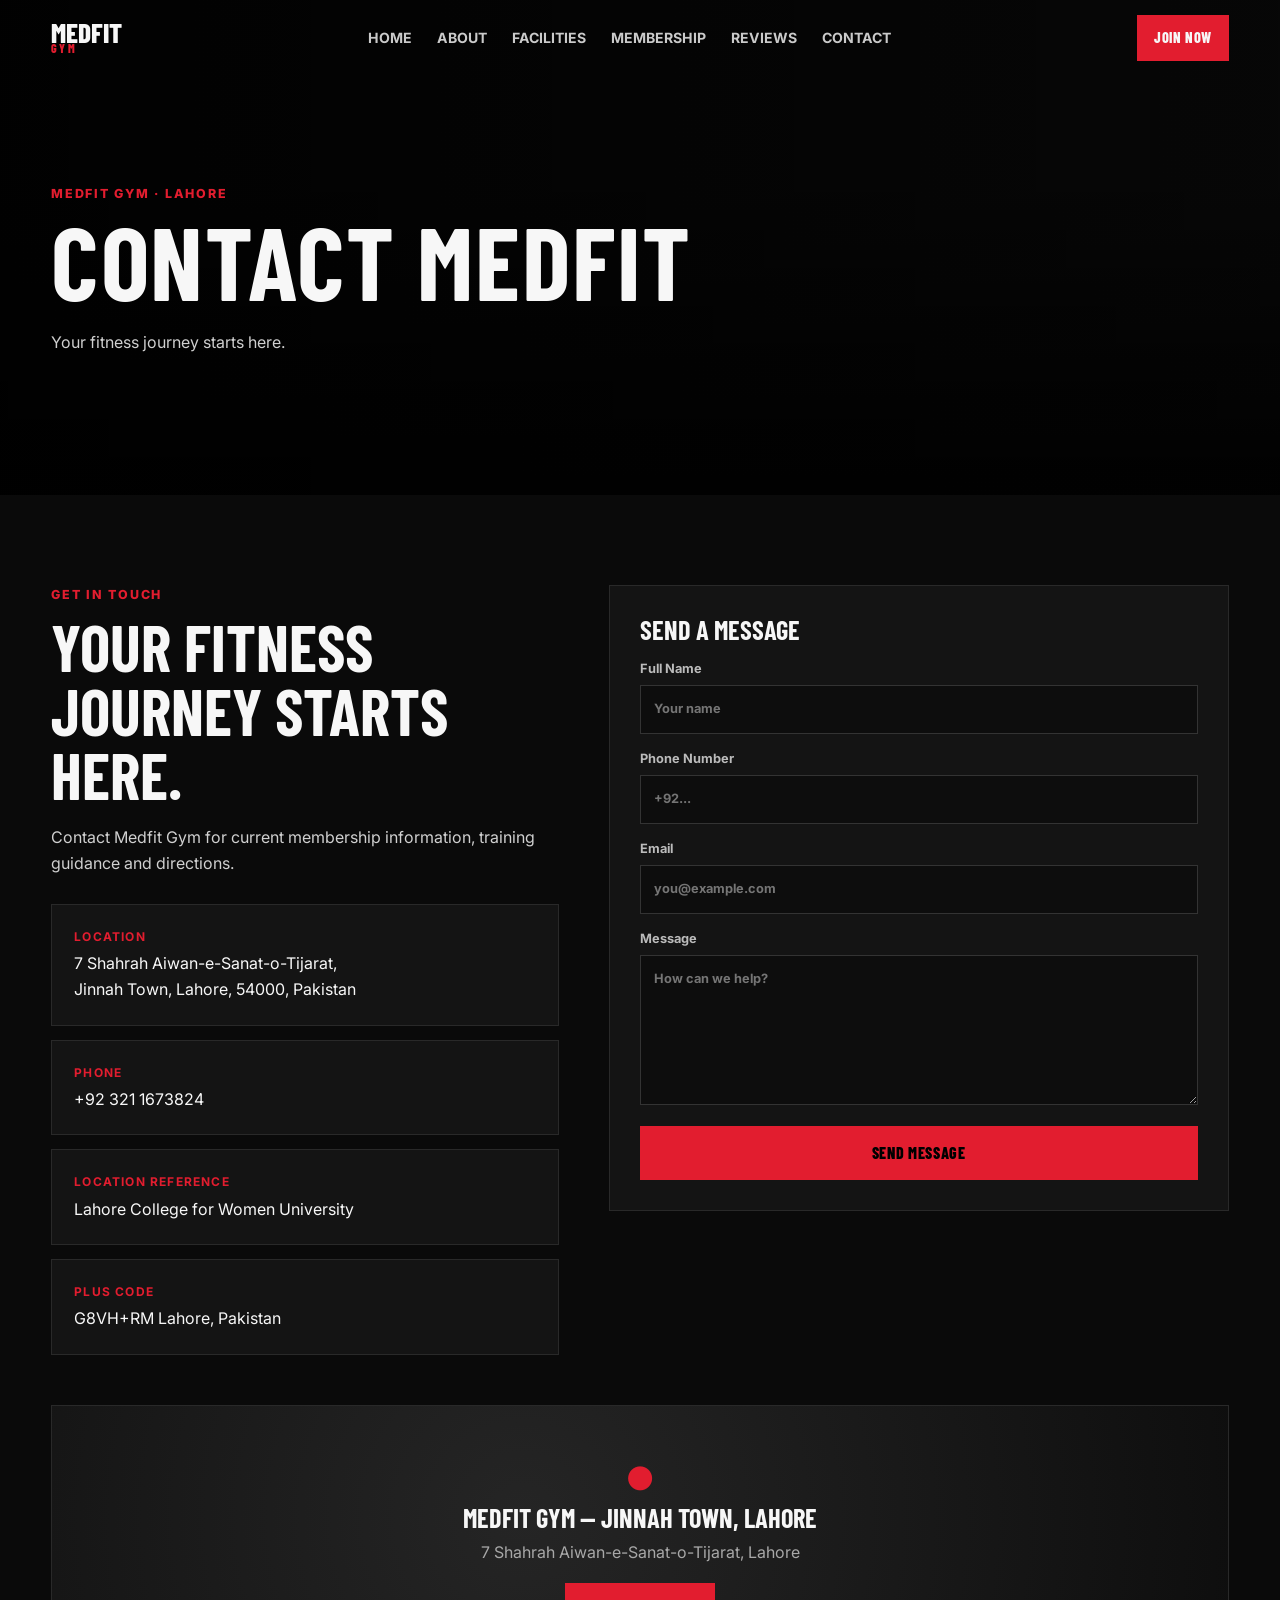
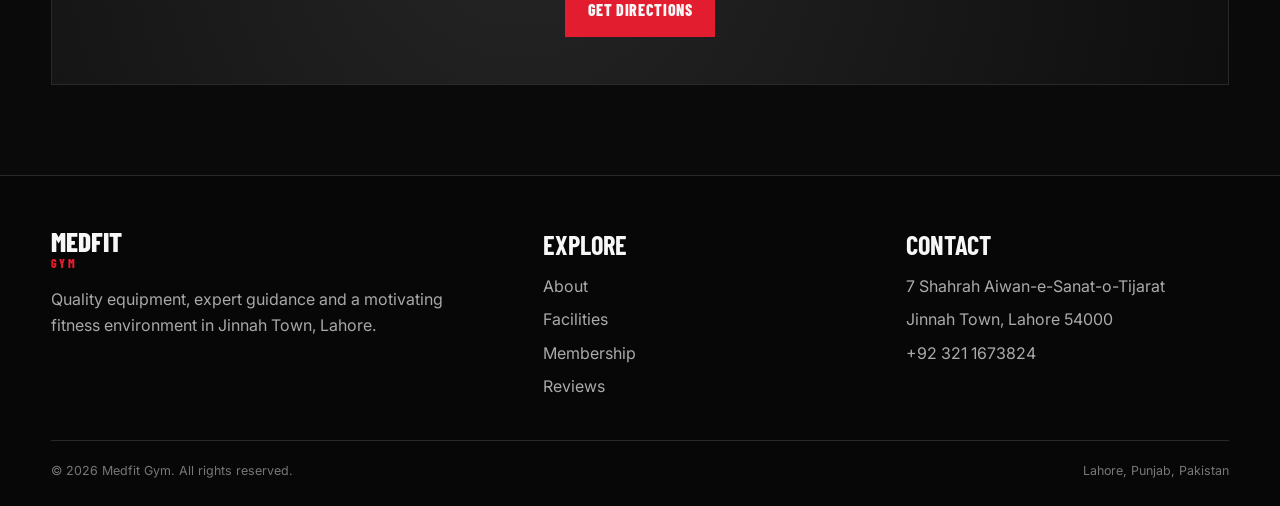
<file: contact.html>
<!doctype html><html lang="en"><head><meta charset="utf-8"><meta name="viewport" content="width=device-width,initial-scale=1">
<title>Contact Medfit Gym | Lahore</title><meta name="description" content="Contact Medfit Gym in Jinnah Town, Lahore by phone or message and get directions."><meta property="og:title" content="Contact Medfit Gym | Lahore"><meta property="og:description" content="Contact Medfit Gym in Jinnah Town, Lahore by phone or message and get directions."><meta property="og:type" content="website">
<link rel="stylesheet" href="style.css"><script type="application/ld+json">
{"@context":"https://schema.org","@type":"HealthAndBeautyBusiness","name":"Medfit Gym","telephone":"+923211673824","address":{"@type":"PostalAddress","streetAddress":"7 Shahrah Aiwan-e-Sanat-o-Tijarat, Jinnah Town","addressLocality":"Lahore","postalCode":"54000","addressCountry":"PK"}}
</script></head><body><header><div class="container nav">
<a class="logo" href="index.html">MEDFIT<span>GYM</span></a>
<nav><ul class="nav-links">
<li><a href="index.html">Home</a></li><li><a href="about.html">About</a></li><li><a href="facilities.html">Facilities</a></li><li><a href="membership.html">Membership</a></li><li><a href="reviews.html">Reviews</a></li><li><a href="contact.html">Contact</a></li>
</ul></nav>
<a class="btn small" href="contact.html">Join Now</a>
<button class="menu-btn" aria-label="Open menu" aria-expanded="false"><span></span><span></span><span></span></button>
</div></header>
<section class="hero page-hero contact-hero"><div class="container hero-content reveal"><p class="eyebrow">Medfit Gym · Lahore</p><h1>CONTACT MEDFIT</h1><p class="lead">Your fitness journey starts here.</p></div></section>
<section class="section"><div class="container"><div class="contact-grid"><div class="reveal"><p class="eyebrow">Get In Touch</p><h2>Your Fitness Journey Starts Here.</h2><p class="lead" style="margin-bottom:28px">Contact Medfit Gym for current membership information, training guidance and directions.</p><div class="info">
<div class="info-card"><strong>Location</strong>7 Shahrah Aiwan-e-Sanat-o-Tijarat,<br>Jinnah Town, Lahore, 54000, Pakistan</div>
<div class="info-card"><strong>Phone</strong><a href="tel:+923211673824">+92 321 1673824</a></div>
<div class="info-card"><strong>Location Reference</strong>Lahore College for Women University</div>
<div class="info-card"><strong>Plus Code</strong>G8VH+RM Lahore, Pakistan</div></div></div>
<div class="reveal"><form id="contactForm"><h3>Send a Message</h3><label>Full Name<input required name="name" autocomplete="name" placeholder="Your name"></label><label>Phone Number<input required name="phone" type="tel" autocomplete="tel" placeholder="+92..."></label><label>Email<input required name="email" type="email" autocomplete="email" placeholder="you@example.com"></label><label>Message<textarea required name="message" placeholder="How can we help?"></textarea></label><button class="btn" type="submit">Send Message</button><div class="form-msg" role="status"></div></form></div></div>
<div class="map reveal"><div><div class="map-pin">●</div><h3>Medfit Gym — Jinnah Town, Lahore</h3><p class="muted" style="margin:8px 0 18px">7 Shahrah Aiwan-e-Sanat-o-Tijarat, Lahore</p><a class="btn" target="_blank" rel="noopener" href="https://www.google.com/maps/search/?api=1&query=G8VH%2BRM%20Lahore%2C%20Pakistan">Get Directions</a></div></div></div></section><footer><div class="container">
<div class="footer-grid">
<div><a class="logo" href="index.html">MEDFIT<span>GYM</span></a><p class="muted" style="margin-top:18px;max-width:420px">Quality equipment, expert guidance and a motivating fitness environment in Jinnah Town, Lahore.</p></div>
<div><h3>Explore</h3><ul class="footer-links" style="margin-top:15px"><li><a href="about.html">About</a></li><li><a href="facilities.html">Facilities</a></li><li><a href="membership.html">Membership</a></li><li><a href="reviews.html">Reviews</a></li></ul></div>
<div><h3>Contact</h3><ul class="footer-links" style="margin-top:15px"><li>7 Shahrah Aiwan-e-Sanat-o-Tijarat</li><li>Jinnah Town, Lahore 54000</li><li><a href="tel:+923211673824">+92 321 1673824</a></li></ul></div>
</div><div class="footer-bottom"><span>© 2026 Medfit Gym. All rights reserved.</span><span>Lahore, Punjab, Pakistan</span></div>
</div></footer><button class="top-btn" aria-label="Scroll to top">↑</button><script src="script.js"></script></body></html>
</file>
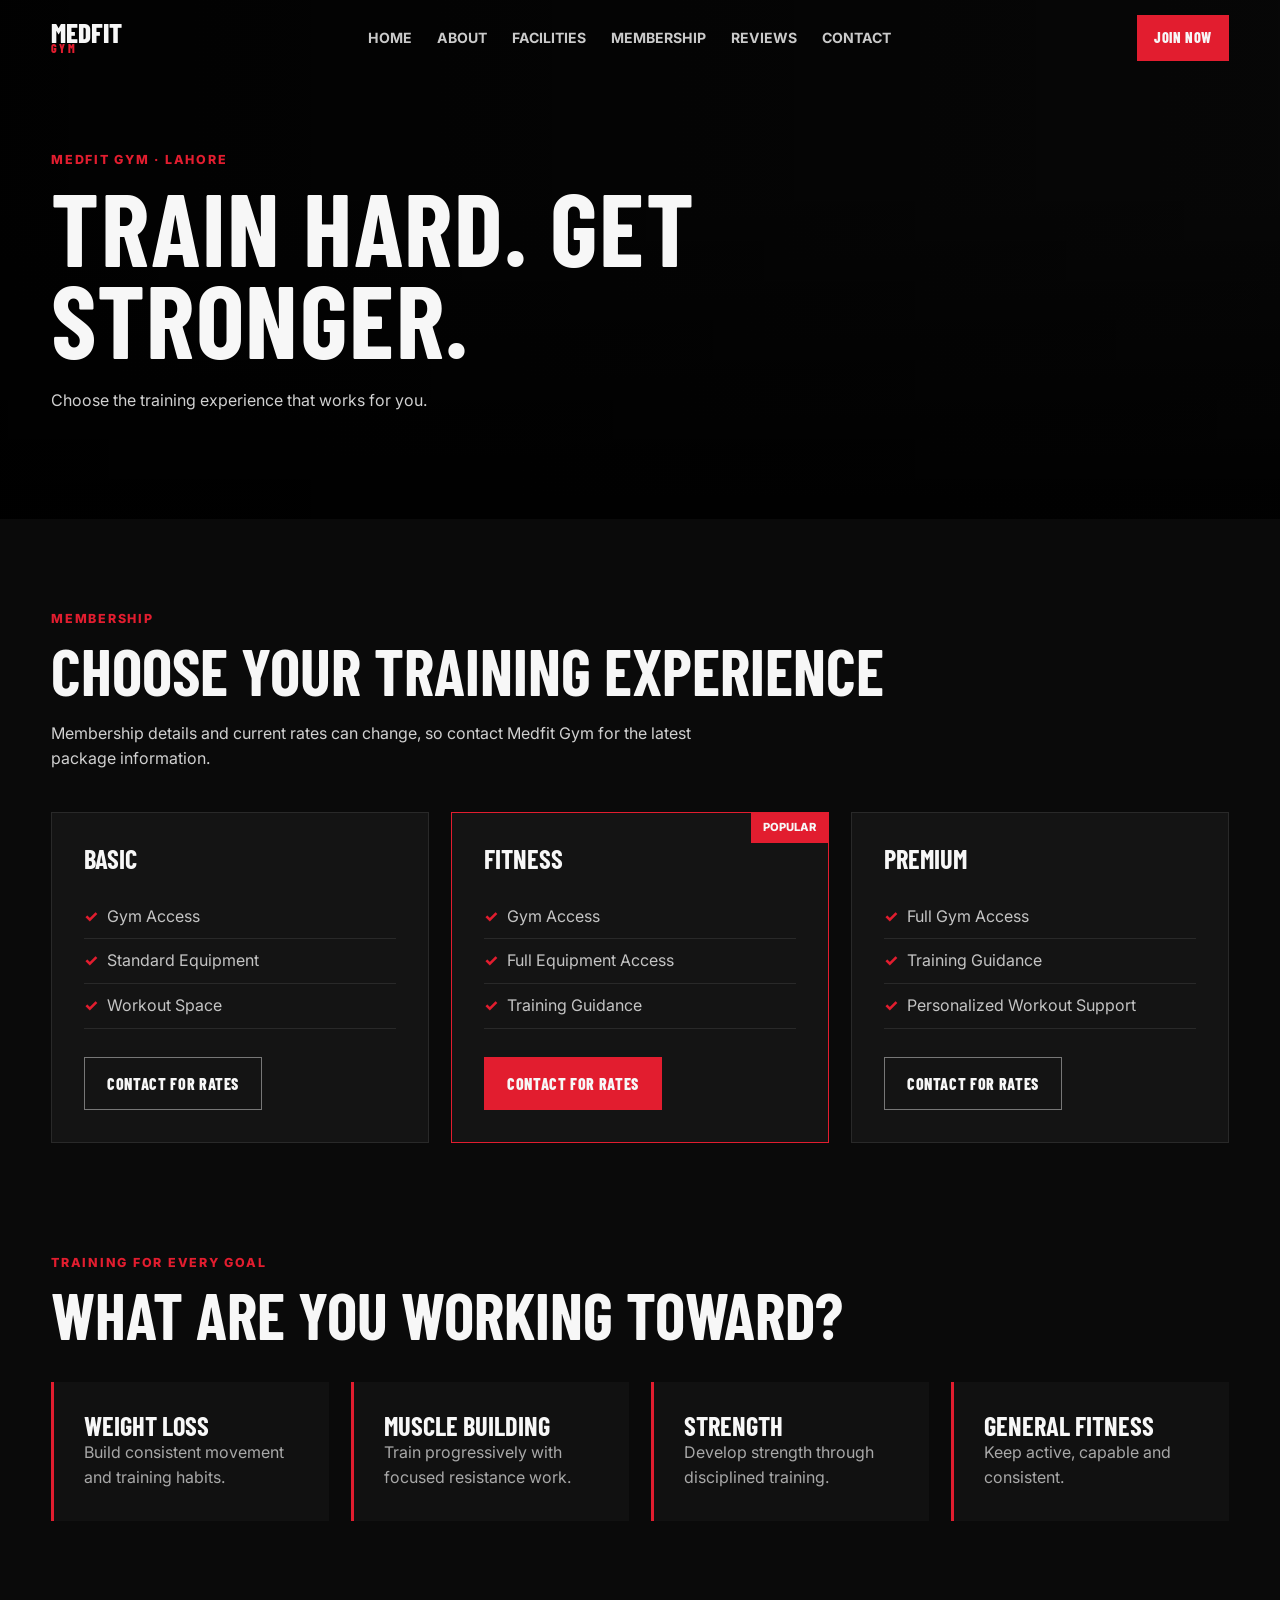
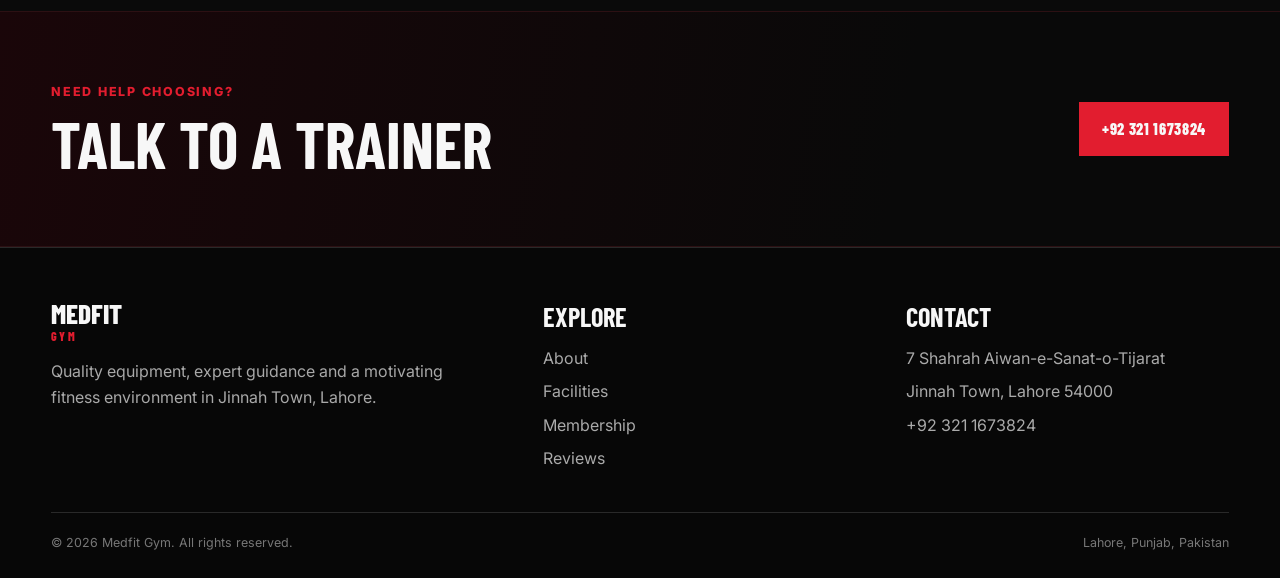
<file: membership.html>
<!doctype html><html lang="en"><head><meta charset="utf-8"><meta name="viewport" content="width=device-width,initial-scale=1">
<title>Membership & Training | Medfit Gym Lahore</title><meta name="description" content="Explore Medfit Gym training options. Contact the gym for current membership rates."><meta property="og:title" content="Membership & Training | Medfit Gym Lahore"><meta property="og:description" content="Explore Medfit Gym training options. Contact the gym for current membership rates."><meta property="og:type" content="website">
<link rel="stylesheet" href="style.css"><script type="application/ld+json">
{"@context":"https://schema.org","@type":"HealthAndBeautyBusiness","name":"Medfit Gym","telephone":"+923211673824","address":{"@type":"PostalAddress","streetAddress":"7 Shahrah Aiwan-e-Sanat-o-Tijarat, Jinnah Town","addressLocality":"Lahore","postalCode":"54000","addressCountry":"PK"}}
</script></head><body><header><div class="container nav">
<a class="logo" href="index.html">MEDFIT<span>GYM</span></a>
<nav><ul class="nav-links">
<li><a href="index.html">Home</a></li><li><a href="about.html">About</a></li><li><a href="facilities.html">Facilities</a></li><li><a href="membership.html">Membership</a></li><li><a href="reviews.html">Reviews</a></li><li><a href="contact.html">Contact</a></li>
</ul></nav>
<a class="btn small" href="contact.html">Join Now</a>
<button class="menu-btn" aria-label="Open menu" aria-expanded="false"><span></span><span></span><span></span></button>
</div></header>
<section class="hero page-hero member-hero"><div class="container hero-content reveal"><p class="eyebrow">Medfit Gym · Lahore</p><h1>TRAIN HARD. GET STRONGER.</h1><p class="lead">Choose the training experience that works for you.</p></div></section>
<section class="section"><div class="container"><div class="reveal"><p class="eyebrow">Membership</p><h2>Choose Your Training Experience</h2><p class="lead">Membership details and current rates can change, so contact Medfit Gym for the latest package information.</p></div>
<div class="grid plans"><div class="plan reveal"><h3>Basic</h3><ul><li>Gym Access</li><li>Standard Equipment</li><li>Workout Space</li></ul><a class="btn outline" href="tel:+923211673824">Contact for Rates</a></div>
<div class="plan featured reveal"><span class="badge">POPULAR</span><h3>Fitness</h3><ul><li>Gym Access</li><li>Full Equipment Access</li><li>Training Guidance</li></ul><a class="btn" href="tel:+923211673824">Contact for Rates</a></div>
<div class="plan reveal"><h3>Premium</h3><ul><li>Full Gym Access</li><li>Training Guidance</li><li>Personalized Workout Support</li></ul><a class="btn outline" href="tel:+923211673824">Contact for Rates</a></div></div></div></section>
<section class="section" style="padding-top:20px"><div class="container"><p class="eyebrow reveal">Training For Every Goal</p><h2 class="reveal">What Are You Working Toward?</h2><div class="grid goals"><div class="goal reveal"><h3>Weight Loss</h3><p class="muted">Build consistent movement and training habits.</p></div><div class="goal reveal"><h3>Muscle Building</h3><p class="muted">Train progressively with focused resistance work.</p></div><div class="goal reveal"><h3>Strength</h3><p class="muted">Develop strength through disciplined training.</p></div><div class="goal reveal"><h3>General Fitness</h3><p class="muted">Keep active, capable and consistent.</p></div></div></div></section>
<section class="band"><div class="container"><div><p class="eyebrow">Need Help Choosing?</p><h2 style="margin:0">Talk to a Trainer</h2></div><a class="btn" href="tel:+923211673824">+92 321 1673824</a></div></section><footer><div class="container">
<div class="footer-grid">
<div><a class="logo" href="index.html">MEDFIT<span>GYM</span></a><p class="muted" style="margin-top:18px;max-width:420px">Quality equipment, expert guidance and a motivating fitness environment in Jinnah Town, Lahore.</p></div>
<div><h3>Explore</h3><ul class="footer-links" style="margin-top:15px"><li><a href="about.html">About</a></li><li><a href="facilities.html">Facilities</a></li><li><a href="membership.html">Membership</a></li><li><a href="reviews.html">Reviews</a></li></ul></div>
<div><h3>Contact</h3><ul class="footer-links" style="margin-top:15px"><li>7 Shahrah Aiwan-e-Sanat-o-Tijarat</li><li>Jinnah Town, Lahore 54000</li><li><a href="tel:+923211673824">+92 321 1673824</a></li></ul></div>
</div><div class="footer-bottom"><span>© 2026 Medfit Gym. All rights reserved.</span><span>Lahore, Punjab, Pakistan</span></div>
</div></footer><button class="top-btn" aria-label="Scroll to top">↑</button><script src="script.js"></script></body></html>
</file>
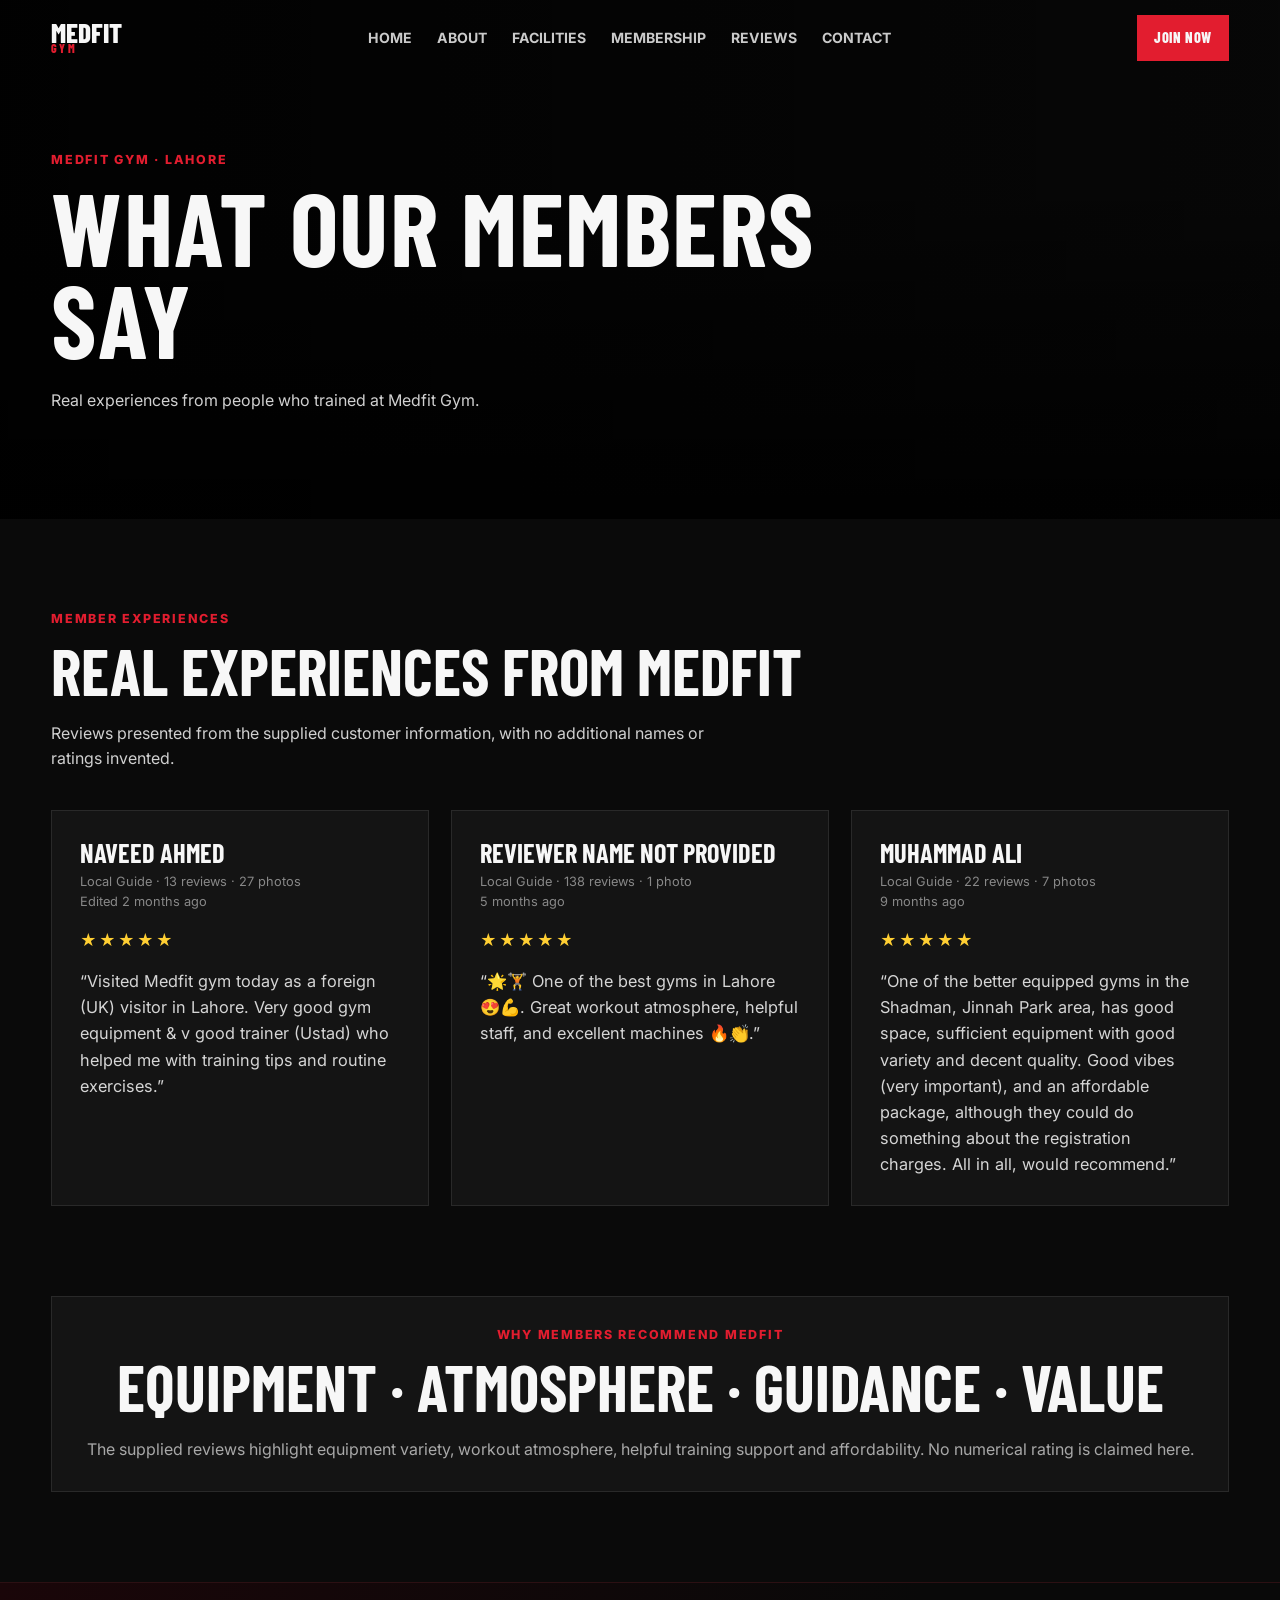
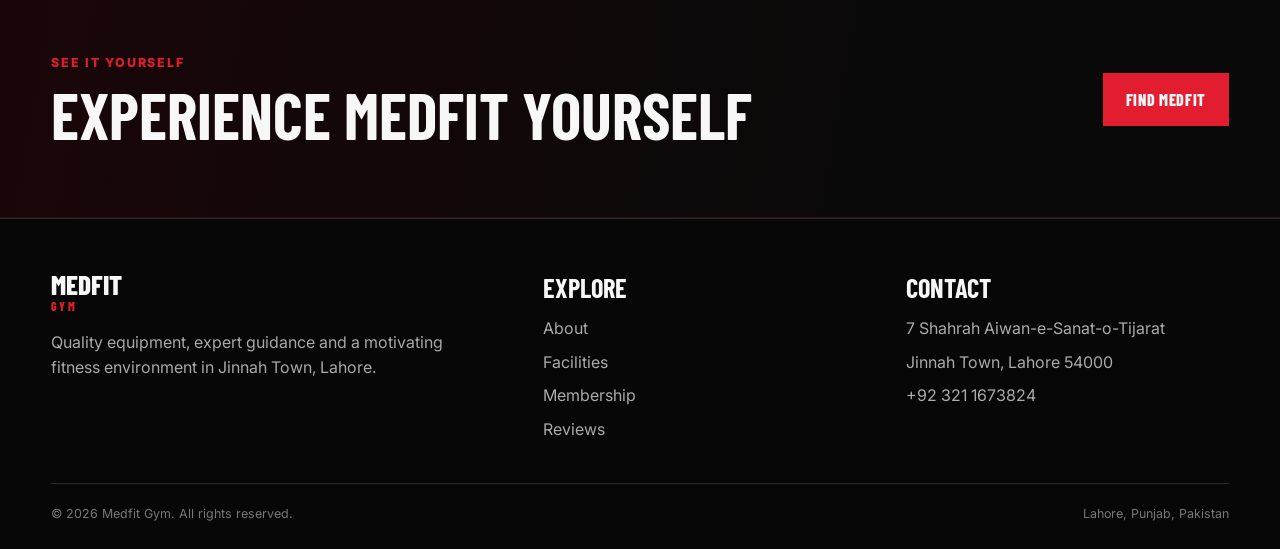
<file: reviews.html>
<!doctype html><html lang="en"><head><meta charset="utf-8"><meta name="viewport" content="width=device-width,initial-scale=1">
<title>Reviews | Medfit Gym Lahore</title><meta name="description" content="Read supplied member reviews and experiences from Medfit Gym in Lahore."><meta property="og:title" content="Reviews | Medfit Gym Lahore"><meta property="og:description" content="Read supplied member reviews and experiences from Medfit Gym in Lahore."><meta property="og:type" content="website">
<link rel="stylesheet" href="style.css"><script type="application/ld+json">
{"@context":"https://schema.org","@type":"HealthAndBeautyBusiness","name":"Medfit Gym","telephone":"+923211673824","address":{"@type":"PostalAddress","streetAddress":"7 Shahrah Aiwan-e-Sanat-o-Tijarat, Jinnah Town","addressLocality":"Lahore","postalCode":"54000","addressCountry":"PK"}}
</script></head><body><header><div class="container nav">
<a class="logo" href="index.html">MEDFIT<span>GYM</span></a>
<nav><ul class="nav-links">
<li><a href="index.html">Home</a></li><li><a href="about.html">About</a></li><li><a href="facilities.html">Facilities</a></li><li><a href="membership.html">Membership</a></li><li><a href="reviews.html">Reviews</a></li><li><a href="contact.html">Contact</a></li>
</ul></nav>
<a class="btn small" href="contact.html">Join Now</a>
<button class="menu-btn" aria-label="Open menu" aria-expanded="false"><span></span><span></span><span></span></button>
</div></header>
<section class="hero page-hero review-hero"><div class="container hero-content reveal"><p class="eyebrow">Medfit Gym · Lahore</p><h1>WHAT OUR MEMBERS SAY</h1><p class="lead">Real experiences from people who trained at Medfit Gym.</p></div></section>
<section class="section"><div class="container"><div class="reveal"><p class="eyebrow">Member Experiences</p><h2>Real Experiences From Medfit</h2><p class="lead">Reviews presented from the supplied customer information, with no additional names or ratings invented.</p></div>
<div class="grid review-grid"><div class="card reveal"><h3>Naveed Ahmed</h3><p class="review-meta">Local Guide · 13 reviews · 27 photos<br>Edited 2 months ago</p><div class="stars">★★★★★</div><p class="quote">“Visited Medfit gym today as a foreign (UK) visitor in Lahore. Very good gym equipment & v good trainer (Ustad) who helped me with training tips and routine exercises.”</p></div>
<div class="card reveal"><h3>Reviewer name not provided</h3><p class="review-meta">Local Guide · 138 reviews · 1 photo<br>5 months ago</p><div class="stars">★★★★★</div><p class="quote">“🌟🏋️ One of the best gyms in Lahore 😍💪. Great workout atmosphere, helpful staff, and excellent machines 🔥👏.”</p></div>
<div class="card reveal"><h3>Muhammad Ali</h3><p class="review-meta">Local Guide · 22 reviews · 7 photos<br>9 months ago</p><div class="stars">★★★★★</div><p class="quote">“One of the better equipped gyms in the Shadman, Jinnah Park area, has good space, sufficient equipment with good variety and decent quality. Good vibes (very important), and an affordable package, although they could do something about the registration charges. All in all, would recommend.”</p></div></div>
<div class="section" style="padding-bottom:0"><div class="card reveal" style="text-align:center"><p class="eyebrow">Why Members Recommend Medfit</p><h2>Equipment · Atmosphere · Guidance · Value</h2><p class="muted">The supplied reviews highlight equipment variety, workout atmosphere, helpful training support and affordability. No numerical rating is claimed here.</p></div></div></div></section>
<section class="band"><div class="container"><div><p class="eyebrow">See It Yourself</p><h2 style="margin:0">Experience Medfit Yourself</h2></div><a class="btn" href="contact.html">Find Medfit</a></div></section><footer><div class="container">
<div class="footer-grid">
<div><a class="logo" href="index.html">MEDFIT<span>GYM</span></a><p class="muted" style="margin-top:18px;max-width:420px">Quality equipment, expert guidance and a motivating fitness environment in Jinnah Town, Lahore.</p></div>
<div><h3>Explore</h3><ul class="footer-links" style="margin-top:15px"><li><a href="about.html">About</a></li><li><a href="facilities.html">Facilities</a></li><li><a href="membership.html">Membership</a></li><li><a href="reviews.html">Reviews</a></li></ul></div>
<div><h3>Contact</h3><ul class="footer-links" style="margin-top:15px"><li>7 Shahrah Aiwan-e-Sanat-o-Tijarat</li><li>Jinnah Town, Lahore 54000</li><li><a href="tel:+923211673824">+92 321 1673824</a></li></ul></div>
</div><div class="footer-bottom"><span>© 2026 Medfit Gym. All rights reserved.</span><span>Lahore, Punjab, Pakistan</span></div>
</div></footer><button class="top-btn" aria-label="Scroll to top">↑</button><script src="script.js"></script></body></html>
</file>
<file: style.css>
@import url('https://fonts.googleapis.com/css2?family=Barlow+Condensed:wght@500;600;700;800&family=Inter:wght@400;500;600;700;800&display=swap');
:root{--bg:#0a0a0a;--panel:#141414;--panel2:#1b1b1b;--red:#e21d2f;--white:#f7f7f7;--muted:#a8a8a8;--line:#292929;--max:1180px}
*{box-sizing:border-box;margin:0;padding:0}
html{scroll-behavior:smooth}
body{font-family:Inter,Arial,sans-serif;background:var(--bg);color:var(--white);line-height:1.6;overflow-x:hidden}
a{color:inherit;text-decoration:none} img{display:block;max-width:100%} button,input,textarea{font:inherit}
.container{width:min(92%,var(--max));margin:auto}.section{padding:90px 0}
.eyebrow{color:var(--red);font-weight:800;text-transform:uppercase;letter-spacing:.14em;font-size:.78rem;margin-bottom:10px}
h1,h2,h3,.logo,.btn{font-family:"Barlow Condensed",sans-serif;text-transform:uppercase}
h1{font-size:clamp(3.2rem,8vw,7rem);line-height:.9;letter-spacing:.015em}
h2{font-size:clamp(2.4rem,5vw,4rem);line-height:1;margin-bottom:18px}
h3{font-size:1.65rem;line-height:1.05}
.lead{color:#d0d0d0;max-width:680px}.muted{color:var(--muted)}
.btn{display:inline-flex;align-items:center;justify-content:center;gap:8px;padding:13px 22px;background:var(--red);font-weight:800;letter-spacing:.04em;transition:.25s;border:1px solid var(--red);cursor:pointer}
.btn:hover{transform:translateY(-2px);filter:brightness(1.12)}.btn.outline{background:transparent;border-color:#777}.btn.outline:hover{border-color:var(--red);background:var(--red)}
.btn.small{padding:10px 16px;font-size:.9rem}
header{position:fixed;top:0;left:0;width:100%;z-index:1000;transition:.3s;border-bottom:1px solid transparent}
header.scrolled{background:rgba(8,8,8,.96);border-color:var(--line);backdrop-filter:blur(12px)}
.nav{height:76px;display:flex;align-items:center;justify-content:space-between;gap:20px}
.logo{font-weight:800;font-size:1.7rem;line-height:.8}.logo span{color:var(--red);display:block;font-size:.75rem;letter-spacing:.18em}
.nav-links{display:flex;align-items:center;gap:25px;list-style:none;font-size:.88rem;font-weight:700;text-transform:uppercase}
.nav-links a{opacity:.82;transition:.2s}.nav-links a:hover,.nav-links a.active{opacity:1;color:#fff}.nav-links a.active{color:var(--red)}
.menu-btn{display:none;background:none;border:0;color:#fff;width:42px;height:42px;cursor:pointer}.menu-btn span{display:block;width:24px;height:2px;background:#fff;margin:5px auto;transition:.2s}
.hero{min-height:78vh;display:flex;align-items:end;padding:150px 0 75px;position:relative;background-size:cover;background-position:center}
.hero:before{content:"";position:absolute;inset:0;background:linear-gradient(90deg,rgba(0,0,0,.88),rgba(0,0,0,.35)),linear-gradient(0deg,rgba(0,0,0,.85),transparent 65%)}
.hero-content{position:relative;z-index:1}.hero h1{max-width:850px}.hero .lead{margin:24px 0 30px}.actions{display:flex;gap:12px;flex-wrap:wrap}
.home-hero{min-height:92vh;background-image:url('https://images.unsplash.com/photo-1534438327276-14e5300c3a48?auto=format&fit=crop&w=2000&q=85')}
.page-hero{min-height:55vh}.about-hero{background-image:url('https://images.unsplash.com/photo-1571902943202-507ec2618e8f?auto=format&fit=crop&w=1800&q=85')}
.facility-hero{background-image:url('https://images.unsplash.com/photo-1581009146145-b5ef050c2e1e?auto=format&fit=crop&w=1800&q=85')}
.member-hero{background-image:url('https://images.unsplash.com/photo-1583454110551-21f2fa2afe61?auto=format&fit=crop&w=1800&q=85')}
.review-hero{background-image:url('https://images.unsplash.com/photo-1571019613454-1cb2f99b2d8b?auto=format&fit=crop&w=1800&q=85')}
.contact-hero{background-image:url('https://images.unsplash.com/photo-1579758629938-03607ccdbaba?auto=format&fit=crop&w=1800&q=85')}
.location-pill{display:inline-flex;gap:8px;align-items:center;color:#ddd;margin-top:24px;font-size:.9rem}.dot{width:8px;height:8px;background:var(--red);border-radius:50%}
.grid{display:grid;gap:22px}.features{grid-template-columns:repeat(4,1fr);margin-top:42px}.card{background:var(--panel);border:1px solid var(--line);padding:28px;transition:.3s}.card:hover{transform:translateY(-5px);border-color:#444}.icon{color:var(--red);font-size:1.8rem;margin-bottom:22px}
.split{display:grid;grid-template-columns:1.05fr .95fr;gap:55px;align-items:center}.split img{width:100%;height:520px;object-fit:cover}.split .copy p{margin:15px 0;color:#bdbdbd}
.experience{grid-template-columns:repeat(4,1fr);margin-top:38px}.visual-card{min-height:310px;position:relative;overflow:hidden;background:#222}.visual-card img{width:100%;height:100%;object-fit:cover;transition:.5s}.visual-card:after{content:"";position:absolute;inset:35% 0 0;background:linear-gradient(transparent,rgba(0,0,0,.92))}.visual-card:hover img{transform:scale(1.06)}.visual-card div{position:absolute;z-index:2;bottom:22px;left:22px}
.band{padding:70px 0;background:linear-gradient(100deg,#1a0609,#090909 70%);border-block:1px solid #2c1013}.band .container{display:flex;align-items:center;justify-content:space-between;gap:30px}
.review-grid{grid-template-columns:repeat(3,1fr);margin-top:38px}.stars{color:#ffcf33;letter-spacing:2px;margin:15px 0}.review-meta{font-size:.8rem;color:#888;margin-top:5px}.quote{font-size:1.02rem;color:#d5d5d5}
.gallery{display:grid;grid-template-columns:repeat(12,1fr);grid-auto-rows:210px;gap:14px;margin-top:40px}.gallery-item{position:relative;overflow:hidden;cursor:pointer}.gallery-item:nth-child(1){grid-column:span 7;grid-row:span 2}.gallery-item:nth-child(2){grid-column:span 5}.gallery-item:nth-child(3){grid-column:span 5}.gallery-item:nth-child(4){grid-column:span 4}.gallery-item:nth-child(5){grid-column:span 4}.gallery-item:nth-child(6){grid-column:span 4}.gallery-item img{width:100%;height:100%;object-fit:cover;transition:.5s}.gallery-item:after{content:"";position:absolute;inset:0;background:linear-gradient(transparent 45%,rgba(0,0,0,.8));opacity:.8}.gallery-item span{position:absolute;z-index:2;bottom:15px;left:18px;font-family:"Barlow Condensed";font-size:1.45rem;text-transform:uppercase}
.plans{grid-template-columns:repeat(3,1fr);margin-top:40px}.plan{padding:32px;background:var(--panel);border:1px solid var(--line);position:relative}.plan.featured{border-color:var(--red)}.badge{position:absolute;top:0;right:0;background:var(--red);padding:6px 12px;font-size:.7rem;font-weight:800}.plan ul{list-style:none;margin:22px 0 28px;color:#c4c4c4}.plan li{padding:9px 0;border-bottom:1px solid var(--line)}.plan li:before{content:"✓";color:var(--red);font-weight:800;margin-right:9px}
.goals{grid-template-columns:repeat(4,1fr);margin-top:35px}.goal{padding:30px;background:#111;border-left:3px solid var(--red)}
.stats{display:grid;grid-template-columns:repeat(4,1fr);gap:1px;background:var(--line);margin-top:45px}.stat{background:var(--panel);padding:30px}.stat strong{display:block;font-family:"Barlow Condensed";font-size:2rem;text-transform:uppercase}.stat span{color:var(--muted);font-size:.85rem}
.contact-grid{display:grid;grid-template-columns:.9fr 1.1fr;gap:50px}.info{display:grid;gap:14px}.info-card{padding:22px;background:var(--panel);border:1px solid var(--line)}.info-card strong{display:block;color:var(--red);font-size:.75rem;letter-spacing:.1em;text-transform:uppercase;margin-bottom:5px}
form{display:grid;gap:15px;background:var(--panel);padding:30px;border:1px solid var(--line)}label{font-size:.8rem;color:#bbb;font-weight:700}input,textarea{width:100%;background:#0d0d0d;border:1px solid #333;color:#fff;padding:13px;margin-top:6px;outline:none}input:focus,textarea:focus{border-color:var(--red)}textarea{min-height:150px;resize:vertical}.form-msg{display:none;padding:12px;border:1px solid #385b3b;background:#102012;color:#bde5c0}.form-msg.show{display:block}
.map{margin-top:50px;min-height:280px;background:radial-gradient(circle at 40% 40%,#252525,#0e0e0e);border:1px solid var(--line);display:grid;place-items:center;text-align:center;padding:30px}.map-pin{font-size:2rem;color:var(--red)}
footer{border-top:1px solid var(--line);padding:55px 0 25px;background:#070707}.footer-grid{display:grid;grid-template-columns:1.4fr 1fr 1fr;gap:40px}.footer-links{list-style:none;display:grid;gap:8px;color:#aaa}.footer-bottom{border-top:1px solid var(--line);margin-top:40px;padding-top:20px;color:#777;font-size:.78rem;display:flex;justify-content:space-between}
.top-btn{position:fixed;right:20px;bottom:20px;width:45px;height:45px;background:var(--red);border:0;color:#fff;z-index:900;cursor:pointer;display:none}.top-btn.show{display:block}
.reveal{opacity:0;transform:translateY(22px);transition:.7s}.reveal.visible{opacity:1;transform:none}
.lightbox{position:fixed;inset:0;background:rgba(0,0,0,.9);z-index:2000;display:none;place-items:center;padding:25px}.lightbox.open{display:grid}.lightbox img{max-height:90vh;max-width:92vw}.close-lightbox{position:absolute;top:20px;right:25px;background:none;color:#fff;border:0;font-size:2rem;cursor:pointer}
@media(max-width:900px){.features,.experience,.goals{grid-template-columns:repeat(2,1fr)}.review-grid,.plans{grid-template-columns:1fr}.split,.contact-grid{grid-template-columns:1fr}.split img{height:400px}.footer-grid{grid-template-columns:1fr 1fr}.nav-links{position:fixed;top:76px;left:0;right:0;background:#0b0b0b;border-bottom:1px solid var(--line);display:grid;gap:0;padding:10px 5%;transform:translateY(-140%);transition:.3s}.nav-links.open{transform:translateY(0)}.nav-links li a{display:block;padding:14px 0}.menu-btn{display:block}.nav>.btn{display:none}}
@media(max-width:600px){.section{padding:65px 0}.hero{min-height:78vh;padding:125px 0 55px}.page-hero{min-height:52vh}.features,.experience,.goals,.stats{grid-template-columns:1fr}.gallery{grid-template-columns:1fr 1fr;grid-auto-rows:180px}.gallery-item:nth-child(n){grid-column:span 1;grid-row:span 1}.gallery-item:first-child{grid-column:span 2}.band .container{align-items:flex-start;flex-direction:column}.footer-grid{grid-template-columns:1fr}.footer-bottom{flex-direction:column;gap:8px}.split img{height:320px}.card,.plan,form{padding:22px}}
</file>
